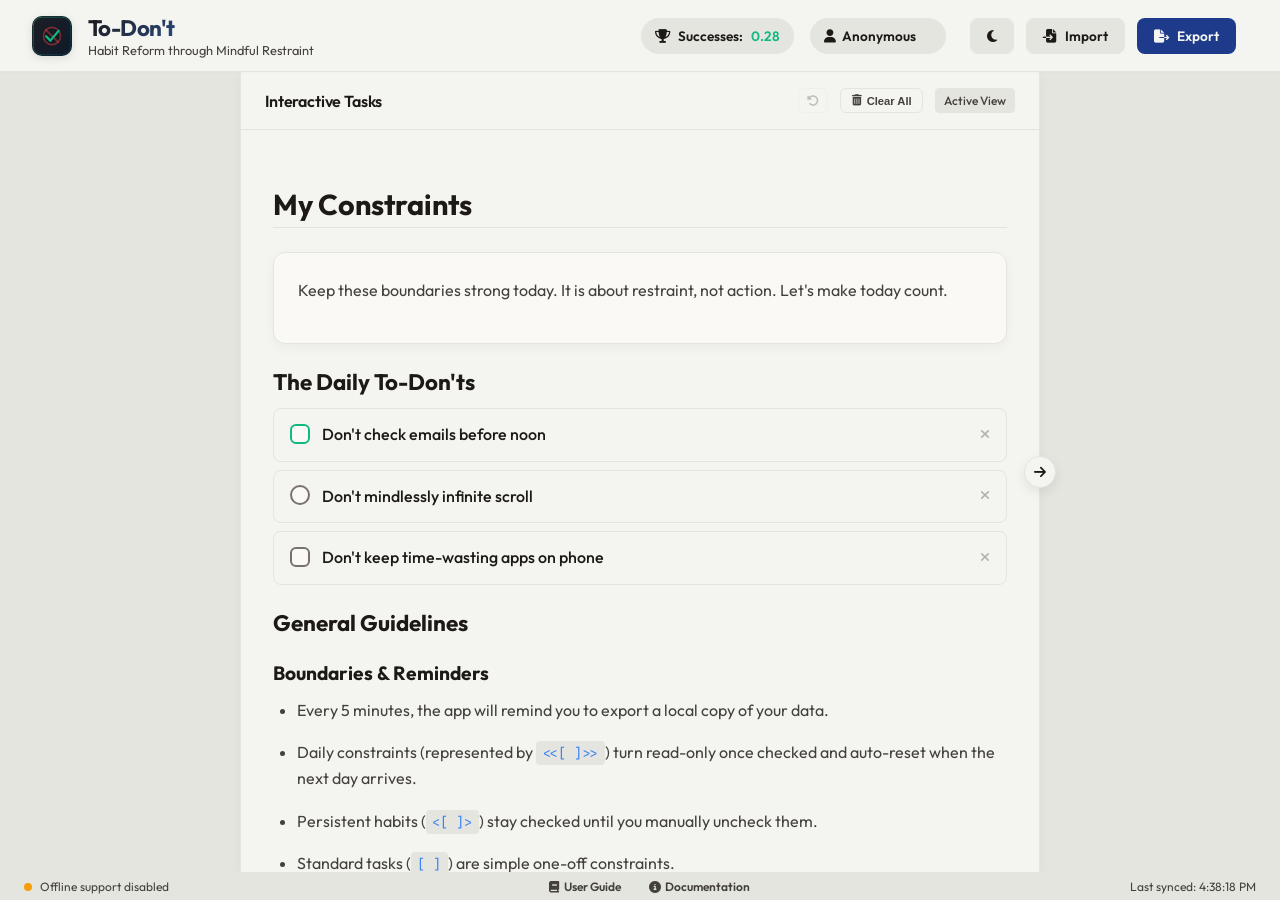
<file: index.html>
<!DOCTYPE html>
<html lang="en" data-theme="light">

<head>
  <meta charset="UTF-8">
  <meta name="viewport" content="width=device-width, initial-scale=1.0">
  <title>To-Don't — Habit Reform App</title>

  <!-- SEO Meta Tags -->
  <meta name="description"
    content="To-Don't is a privacy-first, offline-capable Progressive Web App for habit reform. Track your constraints and visual markdown habits in a clean, dual-pane environment.">
  <meta name="theme-color" content="#1A365D">

  <!-- Manifest -->
  <link rel="manifest" href="./manifest.json">
  <link rel="icon" type="image/svg+xml" href="./icon.svg">
  <link rel="apple-touch-icon" href="./icon.svg">

  <!-- Stylesheets -->
  <link rel="stylesheet" href="https://cdnjs.cloudflare.com/ajax/libs/font-awesome/6.7.2/css/all.min.css"
    onerror="this.onerror=null;this.href='./dependencies/font-awesome/css/all.min.css'">
  <link rel="stylesheet" href="./style.css">
</head>

<body>

  <!-- App Preloader / Splash Screen -->
  <div id="app-preloader" class="app-preloader">
    <div class="preloader-content">
      <img src="./icon.svg" alt="To-Don't Logo" class="preloader-logo">
      <h1 class="preloader-title">To-Don't</h1>
      <p class="preloader-subtitle">Habit Reform through Mindful Restraint</p>
      <div class="preloader-spinner"></div>
    </div>
  </div>

  <!-- App Header -->
  <header class="app-header">
    <div class="header-logo-group">
      <img src="./icon.svg" alt="To-Don't Logo" class="app-logo" id="logo-img">
      <div class="header-title-group">
        <h1 class="app-title">To-Don't</h1>
        <p class="app-subtitle">Habit Reform through Mindful Restraint</p>
      </div>
    </div>

    <!-- Stats & Controls -->
    <div class="header-controls">
      <div class="stats-panel">
        <button class="stat-badge" id="points-info-badge" title="Click to view points distribution">
          <span class="stat-icon"><i class="fa-solid fa-trophy"></i></span>
          <span class="stat-label">Successes:</span>
          <span id="total-successes-count" class="stat-value">0</span>
        </button>
        <div class="profile-badge">
          <span class="profile-icon"><i class="fa-solid fa-user"></i></span>
          <input type="text" id="username-input" class="username-inline-edit" value="Anonymous"
            title="Click to edit username">
        </div>
      </div>

      <button id="menu-toggle-btn" class="menu-toggle-btn" aria-label="Toggle menu">
        <span></span>
        <span></span>
        <span></span>
      </button>

      <div class="action-buttons">
        <!-- Sidebar Brand Header (Mobile Only) -->
        <div class="sidebar-brand">
          <img src="./icon.svg" alt="To-Don't Logo" class="sidebar-logo">
          <div class="header-title-group">
            <h1 class="app-title">To-Don't</h1>
            <p class="app-subtitle">Habit Reform through Mindful Restraint</p>
          </div>
        </div>

        <button id="theme-toggle" class="btn btn-secondary" title="Toggle Light/Dark Theme" aria-label="Toggle theme">
          <span id="theme-toggle-icon"><i class="fa-solid fa-moon"></i></span>
          <span class="theme-toggle-text">Toggle Theme</span>
        </button>
        <label for="import-file" class="btn btn-secondary btn-file-label" title="Import a .md backup file">
          <span><i class="fa-solid fa-file-import"></i></span> Import
          <input type="file" id="import-file" accept=".md" class="hidden-file-input">
        </label>
        <button id="export-btn" class="btn btn-primary" title="Export markdown list backup">
          <span><i class="fa-solid fa-file-export"></i></span> Export
        </button>

        <div class="sidebar-footer-actions">
          <button id="install-btn" class="btn btn-primary hidden" title="Install as Desktop/Mobile App">
            <span class="btn-icon"><i class="fa-solid fa-download"></i></span> Install App
          </button>
          <button id="close-btn" class="btn btn-secondary hidden" title="Close App">
            <span class="btn-icon"><i class="fa-solid fa-right-from-bracket"></i></span> Close App
          </button>
        </div>
      </div>
    </div>
  </header>

  <!-- Main Dual-Pane Layout -->
  <main class="app-layout editor-hidden">
    <!-- Left Pane: Interactive UI View -->
    <section class="pane pane-left" aria-label="Interactive Tasks View">
      <div class="pane-header">
        <h2 class="pane-title">Interactive Tasks</h2>
        <div class="pane-header-actions">
          <button id="undo-btn" class="btn-undo" title="Undo last action" disabled>
            <i class="fa-solid fa-rotate-left"></i>
          </button>
          <button id="clear-all-btn" class="btn-clear-all" title="Clear all tasks">
            <i class="fa-solid fa-trash-can"></i> Clear All
          </button>
          <div class="pane-badge">Active View</div>
        </div>
      </div>
      <div class="pane-content" id="interactive-view">
        <!-- Rendered tasks list will go here dynamically -->
        <div class="empty-state">
          <p>No tasks rendered. Type something in the Custom Tasks editor or import a backup file to get started.</p>
        </div>
      </div>
    </section>

    <!-- Toggle button positioned on the right border, outside both panes -->
    <button id="toggle-editor-btn" class="toggle-editor-btn" title="Toggle Markdown Editor"
      aria-label="Toggle Markdown Editor">
      <span id="toggle-editor-icon"><i class="fa-solid fa-arrow-right"></i></span>
    </button>

    <!-- Right Pane: Custom Tasks Markdown Canvas -->
    <section class="pane pane-right hidden" id="editor-pane" aria-label="Custom Tasks Markdown Editor">
      <div class="pane-header">
        <h2 class="pane-title">Custom Tasks (Markdown)</h2>
        <div class="pane-badge editor-badge">Live Editor</div>
      </div>
      <div class="pane-content editor-container">
        <textarea id="markdown-editor" spellcheck="false"
          placeholder="Write your To-Don't constraints in Markdown format..."></textarea>
      </div>
    </section>
  </main>

  <!-- Status Bar -->
  <footer class="app-status-bar">
    <div class="status-left">
      <span class="status-dot green" id="sw-status-dot"></span>
      <span id="sw-status-text">Checking Service Worker...</span>
    </div>
    <div class="status-middle">
      <a href="render.html?file=guide.md" class="footer-link" title="Open User Guide"><i class="fa-solid fa-book"></i>
        User Guide</a>
      <span class="footer-separator">|</span>
      <a href="render.html?file=documentation.md" class="footer-link" title="Open Technical Documentation"><i
          class="fa-solid fa-circle-info"></i> Documentation</a>
    </div>
    <div class="status-right">
      <span id="sync-status-text">Last synched: Never</span>
    </div>
  </footer>

  <!-- Toast Reminders Container -->
  <div id="toast-container" class="toast-container"></div>

  <!-- Points Distribution Modal -->
  <div id="points-modal" class="points-modal-overlay closed">
    <div class="points-modal-content">
      <div class="points-modal-header">
        <h3 class="points-modal-title"><i class="fa-solid fa-trophy"></i> Points Distribution</h3>
        <button class="points-modal-close" id="close-points-modal" aria-label="Close modal">&times;</button>
      </div>
      <div class="points-modal-body">
        <p class="points-modal-desc">Earn points by successfully avoiding constraints and maintaining your To-Don'ts:
        </p>
        <ul class="points-list">
          <li class="points-list-item">
            <span class="points-type"><span class="custom-checkbox-preview standard inline-preview"></span> Regular
              Task</span>
            <span class="points-value">+1 to +2 Points (Random)</span>
          </li>
          <li class="points-list-item">
            <span class="points-type"><span class="custom-checkbox-preview persistent inline-preview"></span> Persistent
              Habit</span>
            <span class="points-value">+1 to +5 Points (Random)</span>
          </li>
          <li class="points-list-item">
            <span class="points-type"><span class="custom-checkbox-preview recurring inline-preview"></span> Daily
              Constraint</span>
            <span class="points-value">+1 to +9 Points (Random)</span>
          </li>
        </ul>
        <div class="points-disclaimer">
          <p><i class="fa-solid fa-circle-info"></i> <strong>Disclaimer:</strong> <br>"Do not chase points, but rather
            be
            earnest in the pursuit of your goals."</p>
        </div>
        <div class="points-stats-summary">
          <div class="points-stats-row">
            <span>Total Points Earned:</span>
            <strong id="modal-total-successes">0</strong>
          </div>
          <div class="points-stats-row">
            <span>Total active tasks:</span>
            <strong id="modal-total-tasks">0</strong>
          </div>
          <div class="points-stats-row">
            <span>Total active streaks:</span>
            <strong id="modal-total-streaks">0</strong>
          </div>
          <div class="points-stats-row">
            <span>Total Days Passed:</span>
            <strong id="modal-total-days-passed">0.00</strong>
          </div>
        </div>
        <p class="points-modal-footer-note"><i class="fa-solid fa-circle-info"></i> Your Successes score in the header
          is calculated as (Total Points + Total Streaks) divided by (Total Days Passed + Active Tasks) since profile
          load. Unless you are consistent, your score will decrease over time.</p>
      </div>
    </div>
  </div>

  <!-- Main Logic -->
  <script src="./app.js"></script>
</body>

</html>
</file>
<file: style.css>
/* CSS Reset & Variable Definitions */
@import url('https://fonts.googleapis.com/css2?family=Outfit:wght@300;400;500;600;700&family=JetBrains+Mono:wght@400;500&display=swap');

*, *::before, *::after {
  box-sizing: border-box;
  margin: 0;
  padding: 0;
}

:root {
  /* Font Family Tokens */
  --font-sans: 'Outfit', -apple-system, BlinkMacSystemFont, "Segoe UI", Roboto, sans-serif;
  --font-mono: 'JetBrains Mono', 'Courier New', Courier, monospace;

  /* Theme Tokens - Light Mode Default */
  --bg-app: #E5E5E0;               /* Soft warm gray backdrop */
  --bg-pane: #F4F4F0;              /* Warm ivory off-white pane */
  --bg-header: #F4F4F0;            /* Warm ivory header */
  --bg-status: #E5E5E0;            /* Warm gray status footer */
  
  --text-primary: #1C1917;         /* Soft warm charcoal */
  --text-secondary: #44403C;       /* Soft stone gray */
  --text-muted: #78716C;           /* Muted stone gray */
  
  --accent-primary: #1E3A8A;       /* Deep Navy */
  --accent-secondary: #3B82F6;     /* Bright Blue */
  --accent-success: #10B981;       /* Emerald Green */
  
  --accent: var(--accent-secondary);
  --accent-hover: #2563EB;
  
  --card-bg: #FAF9F5;              /* Gentle warm cream cards */
  --card-border: 1px solid #E5E5E0;
  --card-shadow: 0 4px 12px rgba(28, 25, 23, 0.04);

  --border-color: #E5E5E0;
  --border-focus: #3B82F6;
  
  --checkbox-bg: #FAF9F5;
  --checkbox-border: #78716C;
  --checkbox-checked: #1E3A8A;
  --checkbox-glow: rgba(30, 58, 138, 0.08);
  
  --toast-bg: #1E3A8A;
  --toast-text: #FAF9F5;
  
  --transition-speed: 0.25s;
  --transition-curve: cubic-bezier(0.4, 0, 0.2, 1);
  
  --header-height: 72px;
  --status-height: 28px;
}

[data-theme="dark"] {
  /* Theme Tokens - Dark Mode */
  --bg-app: #121214;               /* Extremely dark gray */
  --bg-pane: #1E1E24;              /* Dark Gray base */
  --bg-header: #1A1A1F;
  --bg-status: #15151A;
  
  --text-primary: #F8FAFC;
  --text-secondary: #CBD5E1;
  --text-muted: #64748B;
  
  --accent-primary: #E2E8F0;       /* Off-white */
  --accent-secondary: #38BDF8;     /* Light Blue */
  --accent-success: #10B981;       /* Vibrant Success Green */
  
  --accent: var(--accent-secondary);
  --accent-hover: #0ea5e9;         /* sky-500 */
  
  --card-bg: #2A2A35;              /* Muted Dark Gray */
  --card-border: 1px solid rgba(167, 243, 208, 0.15); /* soft green border glow */
  --card-shadow: 0 4px 20px rgba(0, 0, 0, 0.3), 0 0 15px rgba(16, 185, 129, 0.03);

  --border-color: #334155;
  --border-focus: #10B981;
  
  --checkbox-bg: #1E1E24;
  --checkbox-border: #475569;
  --checkbox-checked: #10B981;
  --checkbox-glow: rgba(16, 185, 129, 0.15);
  
  --toast-bg: #10B981;
  --toast-text: #0D1B2A;
}

/* Global Styles */
body {
  font-family: var(--font-sans);
  background-color: var(--bg-app);
  color: var(--text-primary);
  height: 100vh;
  overflow: hidden;
  display: flex;
  flex-direction: column;
  transition: background-color var(--transition-speed) var(--transition-curve),
              color var(--transition-speed) var(--transition-curve);
}

/* Header Styles */
.app-header {
  height: var(--header-height);
  background-color: var(--bg-header);
  border-bottom: 1px solid var(--border-color);
  padding: 0 2rem;
  display: flex;
  align-items: center;
  justify-content: space-between;
  z-index: 100;
  box-shadow: 0 1px 3px rgba(0, 0, 0, 0.02);
  transition: background-color var(--transition-speed) var(--transition-curve),
              border-color var(--transition-speed) var(--transition-curve);
}

.header-logo-group {
  display: flex;
  align-items: center;
  gap: 1rem;
}

.app-logo {
  width: 40px;
  height: 40px;
  filter: drop-shadow(0 2px 4px rgba(0, 0, 0, 0.1));
}

.app-title {
  font-size: 1.4rem;
  font-weight: 700;
  letter-spacing: -0.025em;
  background: linear-gradient(135deg, var(--text-primary), var(--accent-secondary));
  -webkit-background-clip: text;
  -webkit-text-fill-color: transparent;
}

.app-subtitle {
  font-size: 0.8rem;
  color: var(--text-secondary);
  font-weight: 400;
}

.header-controls {
  display: flex;
  align-items: center;
  gap: 1.5rem;
}

.stats-panel {
  display: flex;
  align-items: center;
  gap: 1rem;
}

.stat-badge {
  display: flex;
  align-items: center;
  gap: 0.5rem;
  background-color: var(--bg-app);
  padding: 0.5rem 0.8rem;
  border-radius: 9999px;
  border: 1px solid var(--border-color);
  font-size: 0.85rem;
  font-weight: 600;
}

.stat-value {
  color: var(--accent-success);
}

.profile-badge {
  display: flex;
  align-items: center;
  gap: 0.4rem;
  background-color: var(--bg-app);
  padding: 0.5rem 0.8rem;
  border-radius: 9999px;
  border: 1px solid var(--border-color);
  font-size: 0.85rem;
}

.username-inline-edit {
  background: transparent;
  border: none;
  font-family: var(--font-sans);
  font-size: 0.85rem;
  font-weight: 600;
  color: var(--text-primary);
  width: 90px;
  outline: none;
  cursor: pointer;
  transition: width 0.2s ease;
}

.username-inline-edit:focus {
  border-bottom: 2px solid var(--border-focus);
  cursor: text;
  width: 120px;
}

/* Button UI system */
.action-buttons {
  display: flex;
  align-items: center;
  gap: 0.75rem;
}

.sidebar-footer-actions {
  display: flex;
  align-items: center;
  gap: 0.75rem;
}

.btn {
  display: inline-flex;
  align-items: center;
  gap: 0.5rem;
  padding: 0.5rem 1rem;
  border-radius: 8px;
  font-family: var(--font-sans);
  font-size: 0.85rem;
  font-weight: 600;
  cursor: pointer;
  border: 1px solid transparent;
  transition: all var(--transition-speed) var(--transition-curve);
  user-select: none;
}

.btn-primary {
  background-color: var(--checkbox-checked);
  color: var(--bg-header);
}

.btn-primary:hover {
  opacity: 0.9;
  transform: translateY(-1px);
}

.btn-secondary {
  background-color: var(--bg-app);
  color: var(--text-primary);
  border-color: var(--border-color);
}

.btn-secondary:hover {
  background-color: var(--border-color);
  transform: translateY(-1px);
}

.btn-file-label {
  position: relative;
}

.hidden-file-input {
  position: absolute;
  top: 0;
  left: 0;
  width: 100%;
  height: 100%;
  opacity: 0;
  cursor: pointer;
}

.hidden {
  display: none !important;
}

/* Main Layout Split Pane */
.app-layout {
  flex: 1;
  display: grid;
  grid-template-columns: minmax(0, 1fr) minmax(0, 1fr);
  height: calc(100vh - var(--header-height) - var(--status-height));
  background-color: var(--bg-app);
  transition: grid-template-columns var(--transition-speed) var(--transition-curve);
  position: relative; /* Establish absolute boundaries for children like the toggle button */
}

/* Layout centering when editor is hidden */
.app-layout.editor-hidden {
  grid-template-columns: 1fr;
  display: flex;
  justify-content: center;
}

.app-layout.editor-hidden .pane-left {
  max-width: 800px;
  width: 100%;
  margin: 0 auto;
  border-right: 1px solid var(--border-color);
  border-left: 1px solid var(--border-color);
  box-shadow: var(--card-shadow);
}

.pane {
  display: flex;
  flex-direction: column;
  height: 100%;
  background-color: var(--bg-pane);
  overflow: hidden;
  transition: background-color var(--transition-speed) var(--transition-curve);
}

.pane-left {
  border-right: 1px solid var(--border-color);
  z-index: 10;
}

/* Editor Toggle Button (placed outside panes as a direct child of app-layout) */
.toggle-editor-btn {
  position: absolute;
  top: 50%;
  left: calc(50% - 16px);
  transform: translateY(-50%);
  width: 32px;
  height: 32px;
  border-radius: 50%;
  background-color: var(--bg-pane);
  border: 1px solid var(--border-color);
  color: var(--text-primary);
  display: flex;
  align-items: center;
  justify-content: center;
  cursor: pointer;
  z-index: 1000; /* Ensure button overlays adjacent panes/content */
  box-shadow: 0 4px 12px rgba(0, 0, 0, 0.08);
  transition: all var(--transition-speed) var(--transition-curve);
  outline: none;
}

.toggle-editor-btn:hover {
  background-color: var(--border-color);
  transform: translateY(-50%) scale(1.1);
}

/* Position toggle button on the right edge of centered pane-left when editor is hidden */
.app-layout.editor-hidden .toggle-editor-btn {
  left: calc(50% + 400px - 16px);
}

/* Fallback for when viewport width is smaller than centered pane width (800px) */
@media (max-width: 800px) {
  .app-layout.editor-hidden .toggle-editor-btn {
    left: auto;
    right: 16px;
  }
}

.toggle-editor-btn span {
  display: inline-block;
  font-size: 0.85rem;
  transition: transform 0.3s ease;
}

/* Rotate toggle button arrow when editor is unhidden */
.app-layout:not(.editor-hidden) .toggle-editor-btn span {
  transform: rotate(180deg);
}

/* Hamburger button styling */
.menu-toggle-btn {
  display: none; /* hidden on desktop */
  flex-direction: column;
  justify-content: space-between;
  width: 24px;
  height: 18px;
  background: transparent;
  border: none;
  cursor: pointer;
  z-index: 1010;
  padding: 0;
}

.menu-toggle-btn span {
  width: 100%;
  height: 2px;
  background-color: var(--text-primary);
  border-radius: 2px;
  transition: all 0.3s ease;
}

.menu-toggle-btn.active span:nth-child(1) {
  transform: translateY(8px) rotate(45deg);
}

.menu-toggle-btn.active span:nth-child(2) {
  opacity: 0;
}

.menu-toggle-btn.active span:nth-child(3) {
  transform: translateY(-8px) rotate(-45deg);
}

.pane-header {
  padding: 1rem 1.5rem;
  border-bottom: 1px solid var(--border-color);
  display: flex;
  align-items: center;
  justify-content: space-between;
  background-color: var(--bg-header);
  transition: background-color var(--transition-speed) var(--transition-curve),
              border-color var(--transition-speed) var(--transition-curve);
}

.pane-title {
  font-size: 1rem;
  font-weight: 600;
  letter-spacing: -0.01em;
}

.pane-badge {
  font-size: 0.75rem;
  padding: 0.25rem 0.5rem;
  border-radius: 4px;
  font-weight: 500;
  background-color: var(--bg-app);
  color: var(--text-secondary);
  border: 1px solid var(--border-color);
}

.editor-badge {
  border-color: var(--accent-secondary);
  color: var(--accent-secondary);
}

.pane-content {
  flex: 1;
  padding: 2rem;
  overflow-y: auto;
}

/* Right Editor Pane Custom Setup */
.editor-container {
  padding: 0;
  position: relative;
  overflow: hidden;
}

#markdown-editor {
  width: 100%;
  height: 100%;
  border: none;
  outline: none;
  resize: none;
  background-color: var(--bg-pane);
  color: var(--text-primary);
  font-family: var(--font-mono);
  font-size: 0.95rem;
  line-height: 1.6;
  padding: 2rem 2rem 60vh 2rem;
  transition: background-color var(--transition-speed) var(--transition-curve),
              color var(--transition-speed) var(--transition-curve);
}

#markdown-editor::placeholder {
  color: var(--text-muted);
}

/* Empty State */
.empty-state {
  text-align: center;
  color: var(--text-muted);
  padding: 4rem 2rem;
  font-size: 1rem;
  line-height: 1.5;
}

/* Markdown Rendering Styles (Left Pane) */
#interactive-view {
  line-height: 1.65;
  color: var(--text-primary);
}

#interactive-view h1,
#interactive-view h2,
#interactive-view h3,
#interactive-view h4,
#interactive-view h5,
#interactive-view h6 {
  margin-top: 1.5rem;
  margin-bottom: 0.75rem;
  font-weight: 700;
  line-height: 1.25;
  color: var(--text-primary);
}

#interactive-view h1 { font-size: 1.8rem; border-bottom: 1px solid var(--border-color); padding-bottom: 0.3rem; }
#interactive-view h2 { font-size: 1.4rem; }
#interactive-view h3 { font-size: 1.2rem; }
#interactive-view h4 { font-size: 1.05rem; }

#interactive-view p {
  margin-bottom: 1rem;
  color: var(--text-secondary);
}

#interactive-view blockquote {
  padding: 0.5rem 1rem;
  margin: 1rem 0;
  border-left: 4px solid var(--border-focus);
  background-color: var(--bg-app);
  color: var(--text-secondary);
  font-style: italic;
  border-radius: 0 6px 6px 0;
}

#interactive-view code {
  font-family: var(--font-mono);
  font-size: 0.85em;
  background-color: var(--bg-app);
  padding: 0.2rem 0.4rem;
  border-radius: 4px;
  color: var(--accent-secondary);
}

#interactive-view a {
  color: var(--accent-secondary);
  text-decoration: none;
  font-weight: 500;
}

#interactive-view a:hover {
  text-decoration: underline;
}

/* Tables styling */
#interactive-view table {
  width: calc(100% + 16px);
  margin: 1.5rem -8px;
  border-collapse: separate;
  border-spacing: 8px 4px; /* 8px column gap, 4px row gap */
  font-size: 0.9rem;
  background-color: transparent;
  border: none;
}

#interactive-view th,
#interactive-view td {
  padding: 0.5rem 1rem;
  text-align: left;
  background-color: var(--card-bg);
  border: 1px solid var(--border-color);
  border-radius: 8px; /* Rounded corners for cells */
}

#interactive-view th {
  background-color: var(--bg-app);
  font-weight: 600;
  color: var(--text-primary);
}

#interactive-view tr:nth-child(even) td {
  background-color: var(--bg-pane);
}

#interactive-view tr:hover td {
  background-color: rgba(37, 99, 235, 0.08); /* Light blue accent hover */
}
[data-theme="dark"] #interactive-view tr:hover td {
  background-color: rgba(56, 189, 248, 0.08); /* Cyan accent hover */
}

/* Link Preview Cards */
.link-preview-card {
  display: flex;
  align-items: center;
  justify-content: space-between;
  background-color: var(--card-bg);
  border: 1px solid var(--border-color);
  border-radius: 10px;
  padding: 0.75rem 1rem;
  margin: 0.75rem 0;
  box-shadow: var(--card-shadow);
  gap: 1rem;
  max-width: 100%;
  transition: transform var(--transition-speed) var(--transition-curve),
              border-color var(--transition-speed) var(--transition-curve);
}

.link-preview-card:hover {
  transform: translateY(-1px);
  border-color: var(--border-focus);
}

.link-preview-header {
  display: flex;
  align-items: center;
  gap: 0.75rem;
  overflow: hidden;
  flex: 1;
}

.link-preview-favicon {
  width: 24px;
  height: 24px;
  border-radius: 4px;
  flex-shrink: 0;
  object-fit: contain;
}

.link-preview-icon {
  font-size: 1.1rem;
  color: var(--text-secondary);
  flex-shrink: 0;
  width: 24px;
  text-align: center;
}

.link-preview-details {
  display: flex;
  flex-direction: column;
  overflow: hidden;
  line-height: 1.3;
}

.link-preview-title {
  font-size: 0.9rem;
  font-weight: 600;
  color: var(--text-primary);
  white-space: nowrap;
  overflow: hidden;
  text-overflow: ellipsis;
}

.link-preview-url {
  font-size: 0.75rem;
  color: var(--accent-secondary);
  text-decoration: none;
  white-space: nowrap;
  overflow: hidden;
  text-overflow: ellipsis;
}

.link-preview-url:hover {
  text-decoration: underline !important;
}

.link-preview-action-btn {
  display: inline-flex;
  align-items: center;
  gap: 0.4rem;
  background-color: var(--bg-app);
  color: var(--text-primary);
  border: 1px solid var(--border-color);
  padding: 0.35rem 0.75rem;
  border-radius: 6px;
  font-size: 0.75rem;
  font-weight: 600;
  text-decoration: none;
  flex-shrink: 0;
  transition: all var(--transition-speed) var(--transition-curve);
}

.link-preview-action-btn:hover {
  background-color: var(--border-color);
  color: var(--text-primary);
  text-decoration: none !important;
}

/* Embedded Images */
.embedded-image {
  max-width: 100%;
  height: auto;
  border-radius: 8px;
  margin: 0.75rem 0;
  border: 1px solid var(--border-color);
  box-shadow: var(--card-shadow);
}

/* Lists styling */
#interactive-view ul,
#interactive-view ol {
  padding-left: 1.5rem;
  margin-bottom: 1rem;
}

#interactive-view li {
  margin-bottom: 0.25rem;
  color: var(--text-secondary);
}

/* Horizontal dividers */
#interactive-view hr {
  height: 1px;
  border: none;
  background-color: var(--border-color);
  margin: 2rem 0;
}

/* Custom Visual Container <<hr>> */
.todont-card {
  background-color: var(--card-bg);
  border: var(--card-border);
  border-radius: 12px;
  padding: 1.5rem;
  margin: 1.5rem 0;
  box-shadow: var(--card-shadow);
  transition: all var(--transition-speed) var(--transition-curve);
}

.todont-card p:last-child {
  margin-bottom: 0;
}

/* Checkbox and Task Item Styling */
.todont-item {
  position: relative; /* Ensure relative reference for absolute children */
  display: flex;
  align-items: flex-start;
  gap: 0.75rem;
  padding: 0.75rem 1rem;
  margin: 0.5rem 0;
  border-radius: 8px;
  background-color: var(--bg-pane);
  border: 1px solid var(--border-color);
  transition: all var(--transition-speed) var(--transition-curve);
  user-select: none;
}

.todont-item:hover {
  border-color: var(--text-muted);
  transform: translateX(2px);
}

/* Custom Checkbox Label Wrapper */
.checkbox-container {
  display: inline-flex;
  align-items: center;
  position: relative;
  cursor: pointer;
  margin-top: 0.15rem;
}

.checkbox-container input {
  position: absolute;
  opacity: 0;
  cursor: pointer;
  height: 0;
  width: 0;
}

/* Checkbox Style */
.custom-checkbox {
  height: 20px;
  width: 20px;
  background-color: var(--checkbox-bg);
  border: 2px solid var(--checkbox-border);
  border-radius: 6px;
  transition: all 0.2s ease;
  display: flex;
  align-items: center;
  justify-content: center;
}

/* Hover style */
.checkbox-container:hover input ~ .custom-checkbox {
  border-color: var(--border-focus);
  box-shadow: 0 0 0 4px var(--checkbox-glow);
}

/* Checked state */
.checkbox-container input:checked ~ .custom-checkbox {
  background-color: var(--checkbox-checked);
  border-color: var(--checkbox-checked);
}

/* Checkmark indicator (X icon for To-Don't) */
.custom-checkbox::after {
  content: "";
  display: none;
  position: absolute;
  /* Draw an "X" or cross symbol for avoidance */
  font-family: var(--font-sans);
  font-weight: 700;
  font-size: 11px;
  color: #FFFFFF;
}

.checkbox-container input:checked ~ .custom-checkbox::after {
  display: block;
}

/* Standard task cross */
.custom-checkbox::after {
  content: "✕";
}

/* Persistent habit checkbox styling (maybe a blue/purple check or distinct cross) */
.custom-checkbox.persistent {
  border-radius: 50%; /* Circle shape for habits */
}

/* Recurring Daily Constraint (Glowing emerald ring, locked on check) */
.custom-checkbox.recurring {
  border-color: var(--accent-success);
}
.checkbox-container input:checked ~ .custom-checkbox.recurring {
  background-color: var(--accent-success);
  border-color: var(--accent-success);
}

.checkbox-container input:disabled ~ .custom-checkbox {
  opacity: 0.6;
  cursor: not-allowed;
}

/* Checkbox label text */
.task-text {
  font-weight: 500;
  color: var(--text-primary);
  transition: all var(--transition-speed) var(--transition-curve);
  flex: 1;
}

/* Checked Strikethrough & Grey-out States */
.todont-item.checked {
  border-color: var(--border-color);
  background-color: var(--bg-app);
}

.todont-item.checked .task-text {
  text-decoration: line-through;
  color: var(--text-muted);
}

/* Streak and Badges */
/* Success and Cooldown Badges Floating Over Top-Right Border */
.success-badge,
.cooldown-badge {
  position: absolute;
  top: -8px; /* Partially overlay the top border */
  right: 2.2rem; /* Position to the left of the delete button */
  margin: 0 !important;
  z-index: 10;
  font-size: 0.65rem;
  padding: 0.15rem 0.45rem;
  border-radius: 4px;
  font-weight: 600;
  display: inline-flex;
  align-items: center;
  gap: 0.25rem;
  background-color: var(--bg-pane); /* Match container background to mask border line */
  box-shadow: 0 2px 4px rgba(0, 0, 0, 0.05);
}

.success-badge {
  color: var(--accent-success);
  border: 1px solid rgba(16, 185, 129, 0.3);
}

.cooldown-badge {
  color: #D97706;
  border: 1px solid rgba(217, 119, 6, 0.3);
}

[data-theme="dark"] .cooldown-badge {
  color: #FBBF24;
  border-color: rgba(251, 191, 36, 0.3);
}

.streak-display {
  font-size: 0.75rem;
  font-weight: 600;
  color: #EF4444; /* Flame orange/red */
  display: inline-flex;
  align-items: center;
  gap: 0.2rem;
  margin-left: 0.5rem;
}

/* Read only (Recurring Checked) */
.todont-item.read-only {
  opacity: 0.85;
}

.todont-item.read-only:hover {
  transform: none;
  border-color: var(--border-color);
}

/* Footer Status Bar Styling */
.app-status-bar {
  height: var(--status-height);
  background-color: var(--bg-status);
  border-top: 1px solid var(--border-color);
  padding: 0 1.5rem;
  display: flex;
  align-items: center;
  justify-content: space-between;
  font-size: 0.75rem;
  color: var(--text-secondary);
  z-index: 100;
}

.status-middle {
  display: flex;
  align-items: center;
  gap: 0.75rem;
}

.footer-link {
  color: var(--text-secondary);
  text-decoration: none;
  font-weight: 600;
  display: flex;
  align-items: center;
  gap: 0.25rem;
  transition: color var(--transition-speed) var(--transition-curve);
}

.footer-link:hover {
  color: var(--border-focus);
  text-decoration: underline;
}

.footer-separator {
  color: var(--border-color);
  font-size: 0.8rem;
}

.status-left, .status-right {
  display: flex;
  align-items: center;
  gap: 0.5rem;
}

.status-dot {
  width: 8px;
  height: 8px;
  border-radius: 50%;
}

.status-dot.green { background-color: var(--accent-success); }
.status-dot.red { background-color: #EF4444; }
.status-dot.yellow { background-color: #F59E0B; }

/* Toast reminder pop-ups */
.toast-container {
  position: fixed;
  bottom: 2rem;
  left: 50%;
  transform: translateX(-50%);
  z-index: 9999;
  display: flex;
  flex-direction: column;
  align-items: center;
  gap: 0.5rem;
  pointer-events: none;
}

.toast {
  background-color: var(--toast-bg);
  color: var(--toast-text);
  padding: 0.75rem 1.25rem;
  border-radius: 8px;
  box-shadow: 0 4px 12px rgba(0, 0, 0, 0.15), 0 0 10px rgba(0, 0, 0, 0.05);
  font-size: 0.85rem;
  font-weight: 500;
  display: flex;
  align-items: center;
  gap: 0.75rem;
  pointer-events: auto;
  opacity: 0;
  transform: translateY(1rem);
  animation: toast-in 0.3s cubic-bezier(0.16, 1, 0.3, 1) forwards,
             toast-out 0.3s cubic-bezier(0.16, 1, 0.3, 1) 4.7s forwards;
}

.toast-icon {
  font-size: 1rem;
}

.toast-close-btn {
  background: transparent;
  border: none;
  color: inherit;
  font-size: 1rem;
  cursor: pointer;
  opacity: 0.7;
  padding: 0.1rem;
  display: flex;
  align-items: center;
  justify-content: center;
}

.toast-close-btn:hover {
  opacity: 1;
}

/* Toast Animations */
@keyframes toast-in {
  to {
    opacity: 1;
    transform: translateY(0);
  }
}

@keyframes toast-out {
  to {
    opacity: 0;
    transform: translateY(1rem);
  }
}

/* Scrollbar styling */
::-webkit-scrollbar {
  width: 8px;
  height: 8px;
}

::-webkit-scrollbar-track {
  background: transparent;
}

::-webkit-scrollbar-thumb {
  background-color: var(--border-color);
  border-radius: 4px;
}

::-webkit-scrollbar-thumb:hover {
  background-color: var(--text-muted);
}
/* Responsive adjustments */
@media (max-width: 768px) {
  /* Keep mobile application window locked for natural app feel */
  body {
    height: 100vh;
    overflow: hidden;
  }

  .app-header {
    height: var(--header-height);
    padding: 0 1.25rem;
    display: flex;
    align-items: center;
    justify-content: space-between;
  }

  .header-logo-group {
    display: flex !important; /* Keep logo group visible on mobile screen top bar */
    align-items: center;
    gap: 0.5rem;
  }

  .header-logo-group .app-logo {
    width: 28px;
    height: 28px;
  }

  .header-logo-group .header-title-group {
    display: none !important; /* Hide title and subtitle in mobile top bar */
  }

  .stat-label {
    display: none !important; /* Hide "Successes:" text on mobile screen */
  }

  .stats-panel {
    margin-left: 0.75rem; /* Add left margin to stats-panel in mobile top bar */
    gap: 0.5rem;
  }

  .stats-panel .stat-badge,
  .stats-panel .profile-badge {
    padding: 0.3rem 0.6rem; /* Reduced padding */
    font-size: 0.75rem;     /* Smaller font size */
    gap: 0.3rem;
  }

  .stats-panel .username-inline-edit {
    font-size: 0.75rem;
    width: 65px;
  }

  .stats-panel .username-inline-edit:focus {
    width: 85px;
  }

  .header-controls {
    width: 100%;
    display: flex;
    align-items: center;
    justify-content: space-between;
    gap: 0.5rem;
  }

  .menu-toggle-btn {
    display: flex; /* Show hamburger */
  }

  .action-buttons {
    position: fixed;
    top: 0;
    right: -280px;
    width: 280px;
    height: 100vh;
    background-color: var(--bg-pane);
    border-left: 1px solid var(--border-color);
    display: flex;
    flex-direction: column;
    padding: 6rem 1.5rem 6rem 1.5rem;
    gap: 1.25rem;
    z-index: 1000;
    transition: right var(--transition-speed) var(--transition-curve);
    box-shadow: -4px 0 25px rgba(0, 0, 0, 0.15);
    overflow-y: auto;
  }

  .action-buttons.active {
    right: 0;
  }

  .action-buttons .btn,
  .action-buttons .btn-file-label {
    width: 100%;
    justify-content: center;
    padding: 0.75rem 1rem;
  }

  /* Split row layout when editor is unhidden */
  .app-layout {
    grid-template-columns: 1fr;
    grid-template-rows: 1fr 1fr;
    height: calc(100vh - var(--header-height) - var(--status-height));
  }

  /* Single column layout when editor is hidden */
  .app-layout.editor-hidden {
    grid-template-columns: 1fr;
    grid-template-rows: 1fr;
  }

  .app-layout.editor-hidden .pane-left {
    max-width: 100%;
    margin: 0;
    border-left: none;
    border-right: none;
  }

  .pane-left {
    border-right: none;
    border-bottom: 1px solid var(--border-color);
  }

  /* Reposition toggle button to look beautiful on mobile */
  .app-layout.editor-hidden .toggle-editor-btn {
    right: 16px;
    top: 50%;
    transform: translateY(-50%);
  }

  /* Move toggle button to divider when unhidden on mobile */
  .app-layout:not(.editor-hidden) .toggle-editor-btn {
    top: calc(50% - 16px);
    left: auto;
    right: 16px;
    bottom: auto;
    transform: none;
  }

  .app-layout:not(.editor-hidden) .toggle-editor-btn span {
    transform: rotate(90deg); /* point down to indicate layout */
  }

  /* Mobile Footer Status Bar wrap layout overrides */
  .app-status-bar {
    display: flex;
    flex-wrap: wrap;
    justify-content: center;
    align-items: center;
    gap: 0.5rem 1rem;
    height: auto !important;
    padding: 0.6rem 1.25rem;
  }

  .status-middle {
    width: 100%;
    justify-content: center;
    display: flex;
    order: 1;
  }

  .status-left {
    order: 2;
  }

  .status-right {
    order: 3;
  }

  /* Mobile Brand Header in Sidebar drawer */
  .sidebar-brand {
    display: flex;
    flex-direction: column;
    align-items: center;
    text-align: center;
    margin-bottom: 2rem;
    gap: 0.5rem;
    width: 100%;
    border-bottom: 1px solid var(--border-color);
    padding-bottom: 1.5rem;
  }

  .sidebar-logo {
    width: 56px;
    height: 56px;
    filter: drop-shadow(0 0 8px rgba(16, 185, 129, 0.2));
  }

  .sidebar-brand .header-title-group {
    display: flex !important;
    flex-direction: column;
    align-items: center;
    gap: 0.25rem;
  }

  .sidebar-brand .app-title {
    font-size: 1.3rem !important;
    margin: 0;
    font-weight: 700;
    background: linear-gradient(135deg, var(--text-primary), var(--accent-secondary));
    -webkit-background-clip: text;
    -webkit-text-fill-color: transparent;
  }

  .sidebar-brand .app-subtitle {
    display: block !important;
    font-size: 0.75rem !important;
    color: var(--text-secondary);
    margin: 0;
    line-height: 1.3;
  }

  .theme-toggle-text {
    display: inline;
  }

  #theme-toggle {
    display: flex !important;
    align-items: center;
    gap: 0.75rem;
    justify-content: center;
  }

  #install-btn {
    width: 100%;
  }

  .sidebar-footer-actions {
    margin-top: auto;
    display: flex;
    flex-direction: column;
    width: 100%;
    gap: 0.75rem;
  }
}

/* General / Desktop styling overrides */
.sidebar-brand {
  display: none;
}

.theme-toggle-text {
  display: none;
}

/* ==========================================================================
   Add Task Interactive UI Elements
   ========================================================================== */
.add-task-outer-container {
  display: flex;
  justify-content: center;
  margin-top: 1.5rem;
  padding-bottom: 2rem;
}

.add-task-container {
  position: relative;
  display: inline-block;
}

.add-task-trigger-btn {
  background-color: var(--accent);
  color: #ffffff;
  border: none;
  border-radius: 20px;
  padding: 0.5rem 1.25rem;
  font-size: 0.85rem;
  font-weight: 600;
  cursor: pointer;
  display: flex;
  align-items: center;
  gap: 0.5rem;
  box-shadow: 0 4px 12px rgba(0, 0, 0, 0.1);
  transition: all var(--transition-speed) var(--transition-curve);
}

.add-task-trigger-btn:hover {
  background-color: var(--accent-hover);
  transform: translateY(-1px);
}

.add-task-menu {
  position: absolute;
  top: calc(100% + 8px);
  left: 50%;
  transform: translateX(-50%);
  background-color: var(--bg-pane);
  border: 1px solid var(--border-color);
  border-radius: 12px;
  padding: 0.5rem;
  display: flex;
  flex-direction: column;
  gap: 0.25rem;
  min-width: 250px;
  box-shadow: 0 10px 25px rgba(0, 0, 0, 0.15);
  z-index: 1000;
  transition: opacity 0.2s, transform 0.2s;
}

.add-task-menu.hidden {
  display: none;
}

.add-menu-item {
  background: none;
  border: none;
  border-radius: 8px;
  padding: 0.5rem 0.75rem;
  color: var(--text-primary);
  font-size: 0.8rem;
  font-weight: 600;
  cursor: pointer;
  display: flex;
  align-items: center;
  gap: 0.75rem;
  text-align: left;
  width: 100%;
  transition: background-color 0.2s;
}

.add-menu-item:hover {
  background-color: var(--border-color);
}

.custom-checkbox-preview {
  width: 14px;
  height: 14px;
  border-radius: 4px;
  border: 1.5px solid var(--text-secondary);
  display: inline-block;
  flex-shrink: 0;
}

.custom-checkbox-preview.persistent {
  border-radius: 50%;
}

.custom-checkbox-preview.recurring {
  border-color: #10B981;
  box-shadow: 0 0 4px rgba(16, 185, 129, 0.5);
}

/* Inline Editable Span styles */
.task-text[contenteditable="true"] {
  outline: none;
  border-bottom: 1px dashed transparent;
  cursor: text;
  transition: border-bottom-color 0.2s;
}

.task-text[contenteditable="true"]:focus {
  border-bottom-color: var(--border-focus);
}

/* Word break and spacing for task text labels */
.task-text {
  word-break: break-word;
  overflow-wrap: break-word;
  word-wrap: break-word;
}

/* Clear All Button Layout in pane-header */
.pane-header-actions {
  display: flex;
  align-items: center;
  gap: 0.75rem;
}

.btn-clear-all {
  background-color: transparent;
  border: 1px solid var(--border-color);
  color: var(--text-secondary);
  padding: 0.35rem 0.65rem;
  font-size: 0.7rem;
  font-weight: 600;
  border-radius: 6px;
  cursor: pointer;
  transition: all 0.2s ease;
  display: flex;
  align-items: center;
  gap: 0.3rem;
}

.btn-clear-all:hover {
  background-color: rgba(239, 68, 68, 0.1);
  border-color: #EF4444;
  color: #EF4444;
}

/* Undo Button in Pane Header */
.btn-undo {
  background-color: transparent;
  border: 1px solid var(--border-color);
  color: var(--text-secondary);
  padding: 0.35rem 0.5rem;
  font-size: 0.75rem;
  border-radius: 6px;
  cursor: pointer;
  transition: all 0.2s ease;
  display: flex;
  align-items: center;
}

.btn-undo:hover {
  background-color: rgba(59, 130, 246, 0.1);
  border-color: #3B82F6;
  color: #3B82F6;
}

.btn-undo:disabled {
  opacity: 0.3;
  cursor: not-allowed;
}

/* Delete Task ("x") Button on each task item */
.todont-item {
  padding-right: 2.75rem !important; /* Make room for absolute positioned delete button */
}

.delete-task-btn {
  position: absolute;
  right: 0.75rem;
  top: 50%;
  transform: translateY(-50%);
  background: none;
  border: none;
  color: var(--text-muted);
  cursor: pointer;
  opacity: 0.5;
  transition: all 0.2s ease;
  display: flex;
  align-items: center;
  justify-content: center;
  padding: 0.25rem;
  border-radius: 4px;
}

.delete-task-btn:hover {
  opacity: 1;
  color: #EF4444;
  background-color: rgba(239, 68, 68, 0.1);
}

/* Preloader / Splash Screen */
.app-preloader {
  position: fixed;
  top: 0;
  left: 0;
  width: 100vw;
  height: 100vh;
  background-color: var(--bg-pane);
  display: flex;
  align-items: center;
  justify-content: center;
  z-index: 9999;
  opacity: 1;
  visibility: visible;
  transition: opacity 0.5s cubic-bezier(0.4, 0, 0.2, 1), visibility 0.5s;
}

.app-preloader.fade-out {
  opacity: 0;
  visibility: hidden;
}

.preloader-content {
  display: flex;
  flex-direction: column;
  align-items: center;
  text-align: center;
  gap: 0.75rem;
  max-width: 320px;
  padding: 2rem;
  animation: preloader-bounce 1.5s ease-in-out infinite alternate;
}

.preloader-logo {
  width: 72px;
  height: 72px;
  filter: drop-shadow(0 0 12px rgba(16, 185, 129, 0.3));
  margin-bottom: 0.5rem;
}

.preloader-title {
  font-family: var(--font-heading);
  font-size: 2.25rem;
  font-weight: 700;
  color: var(--text-primary);
  margin: 0;
  letter-spacing: -0.5px;
}

.preloader-subtitle {
  font-size: 0.85rem;
  color: var(--text-secondary);
  margin: 0;
  line-height: 1.4;
}

.preloader-spinner {
  margin-top: 1.5rem;
  width: 24px;
  height: 24px;
  border: 2.5px solid var(--border-color);
  border-top-color: var(--accent);
  border-radius: 50%;
  animation: preloader-spin 0.8s linear infinite;
}

@keyframes preloader-spin {
  to { transform: rotate(360deg); }
}

@keyframes preloader-bounce {
  from { transform: translateY(0); }
  to { transform: translateY(-8px); }
}

/* Grayed out placeholder after Don't */
.task-text.show-placeholder::after {
  content: " " attr(data-placeholder);
  color: var(--text-muted);
  font-style: italic;
  font-weight: normal;
  pointer-events: none;
  margin-left: 0.25rem;
}

/* Clickable Stat Badge Style */
button.stat-badge {
  cursor: pointer;
  color: inherit;
  font-family: inherit;
  transition: all var(--transition-speed) var(--transition-curve);
  outline: none;
  background-color: var(--bg-app);
  border: 1px solid var(--border-color);
}
button.stat-badge:hover {
  background-color: var(--border-color);
  transform: translateY(-1px);
}
button.stat-badge:active {
  transform: translateY(0);
}

/* Points Info Bottom Pop-up Sheet */
.points-modal-overlay {
  position: fixed;
  top: 0;
  left: 0;
  width: 100vw;
  height: 100vh;
  background-color: rgba(0, 0, 0, 0.4);
  backdrop-filter: blur(4px);
  z-index: 10000;
  display: flex;
  justify-content: center;
  align-items: flex-end; /* Bottom drawer on mobile and desktop */
  opacity: 1;
  transition: opacity 0.3s ease;
}

.points-modal-overlay.closed {
  opacity: 0;
  pointer-events: none;
}

.points-modal-content {
  width: 100%;
  max-width: 500px;
  background-color: var(--card-bg);
  border: var(--card-border);
  border-top-left-radius: 20px;
  border-top-right-radius: 20px;
  box-shadow: 0 -10px 25px rgba(0, 0, 0, 0.15);
  padding: 1.5rem 2rem;
  transform: translateY(0);
  transition: transform 0.3s cubic-bezier(0.16, 1, 0.3, 1);
}

.points-modal-overlay.closed .points-modal-content {
  transform: translateY(100%);
}

.points-modal-header {
  display: flex;
  align-items: center;
  justify-content: space-between;
  margin-bottom: 1.25rem;
}

.points-modal-title {
  font-size: 1.15rem;
  font-weight: 700;
  color: var(--text-primary);
  display: flex;
  align-items: center;
  gap: 0.5rem;
}

.points-modal-title i {
  color: #F59E0B; /* Gold trophy color */
}

.points-modal-close {
  background: transparent;
  border: none;
  color: var(--text-secondary);
  font-size: 1.75rem;
  cursor: pointer;
  line-height: 1;
  transition: color var(--transition-speed) var(--transition-curve);
}

.points-modal-close:hover {
  color: var(--text-primary);
}

.points-modal-desc {
  font-size: 0.9rem;
  color: var(--text-secondary);
  margin-bottom: 1.25rem;
}

.points-list {
  list-style: none;
  margin-bottom: 1.5rem;
  padding: 0;
}

.points-list-item {
  display: flex;
  align-items: center;
  justify-content: space-between;
  padding: 0.75rem 0;
  border-bottom: 1px solid var(--border-color);
  font-size: 0.9rem;
}

.points-list-item:last-child {
  border-bottom: none;
}

.points-type {
  display: flex;
  align-items: center;
  font-weight: 600;
  color: var(--text-primary);
}

.points-type code {
  font-family: var(--font-mono);
  font-size: 0.85em;
  background-color: var(--bg-app);
  padding: 0.1rem 0.3rem;
  border-radius: 4px;
  color: var(--accent-secondary);
  margin-left: 0.5rem;
}

.points-value {
  font-weight: 700;
  color: var(--accent-success);
}

.points-stats-summary {
  background-color: var(--bg-pane);
  border: 1px solid var(--border-color);
  border-radius: 8px;
  padding: 0.75rem 1rem;
  margin-bottom: 1.25rem;
  display: flex;
  flex-direction: column;
  gap: 0.5rem;
}

.points-stats-row {
  display: flex;
  justify-content: space-between;
  align-items: center;
  font-size: 0.9rem;
  color: var(--text-secondary);
}

.points-stats-row strong {
  color: var(--text-primary);
  font-weight: 700;
}

.points-disclaimer {
  font-size: 0.8rem;
  color: var(--text-secondary);
  line-height: 1.4;
  margin-bottom: 1.25rem;
  padding: 0.75rem 1rem;
  background-color: var(--bg-pane);
  border-left: 3px solid var(--accent);
  border-radius: 4px;
}

.points-disclaimer p {
  margin: 0;
}

.points-disclaimer code {
  font-family: var(--font-mono);
  font-size: 0.85em;
  background-color: var(--border-color);
  padding: 0.1rem 0.25rem;
  border-radius: 4px;
  color: var(--text-primary);
}

.points-modal-footer-note {
  font-size: 0.8rem;
  color: var(--text-muted);
  line-height: 1.4;
  display: flex;
  align-items: flex-start;
  gap: 0.5rem;
}

.points-modal-footer-note i {
  margin-top: 0.15rem;
}

.inline-preview {
  display: inline-block;
  vertical-align: middle;
  margin-right: 0.5rem;
}

/* Floating Points Animation */
.floating-points {
  position: absolute;
  pointer-events: none;
  font-family: var(--font-sans);
  font-weight: 700;
  font-size: 1.1rem;
  color: var(--accent-success); /* Emerald green */
  text-shadow: 0 2px 4px rgba(0, 0, 0, 0.15);
  animation: float-up-fade 1s cubic-bezier(0.25, 1, 0.5, 1) forwards;
  z-index: 9999;
}

@keyframes float-up-fade {
  0% {
    opacity: 0;
    transform: translate(-50%, 0) scale(0.8);
  }
  15% {
    opacity: 1;
    transform: translate(-50%, -15px) scale(1.1);
  }
  100% {
    opacity: 0;
    transform: translate(-50%, -60px) scale(1);
  }
}

/* Cooldown badge styles moved up */
</file>
